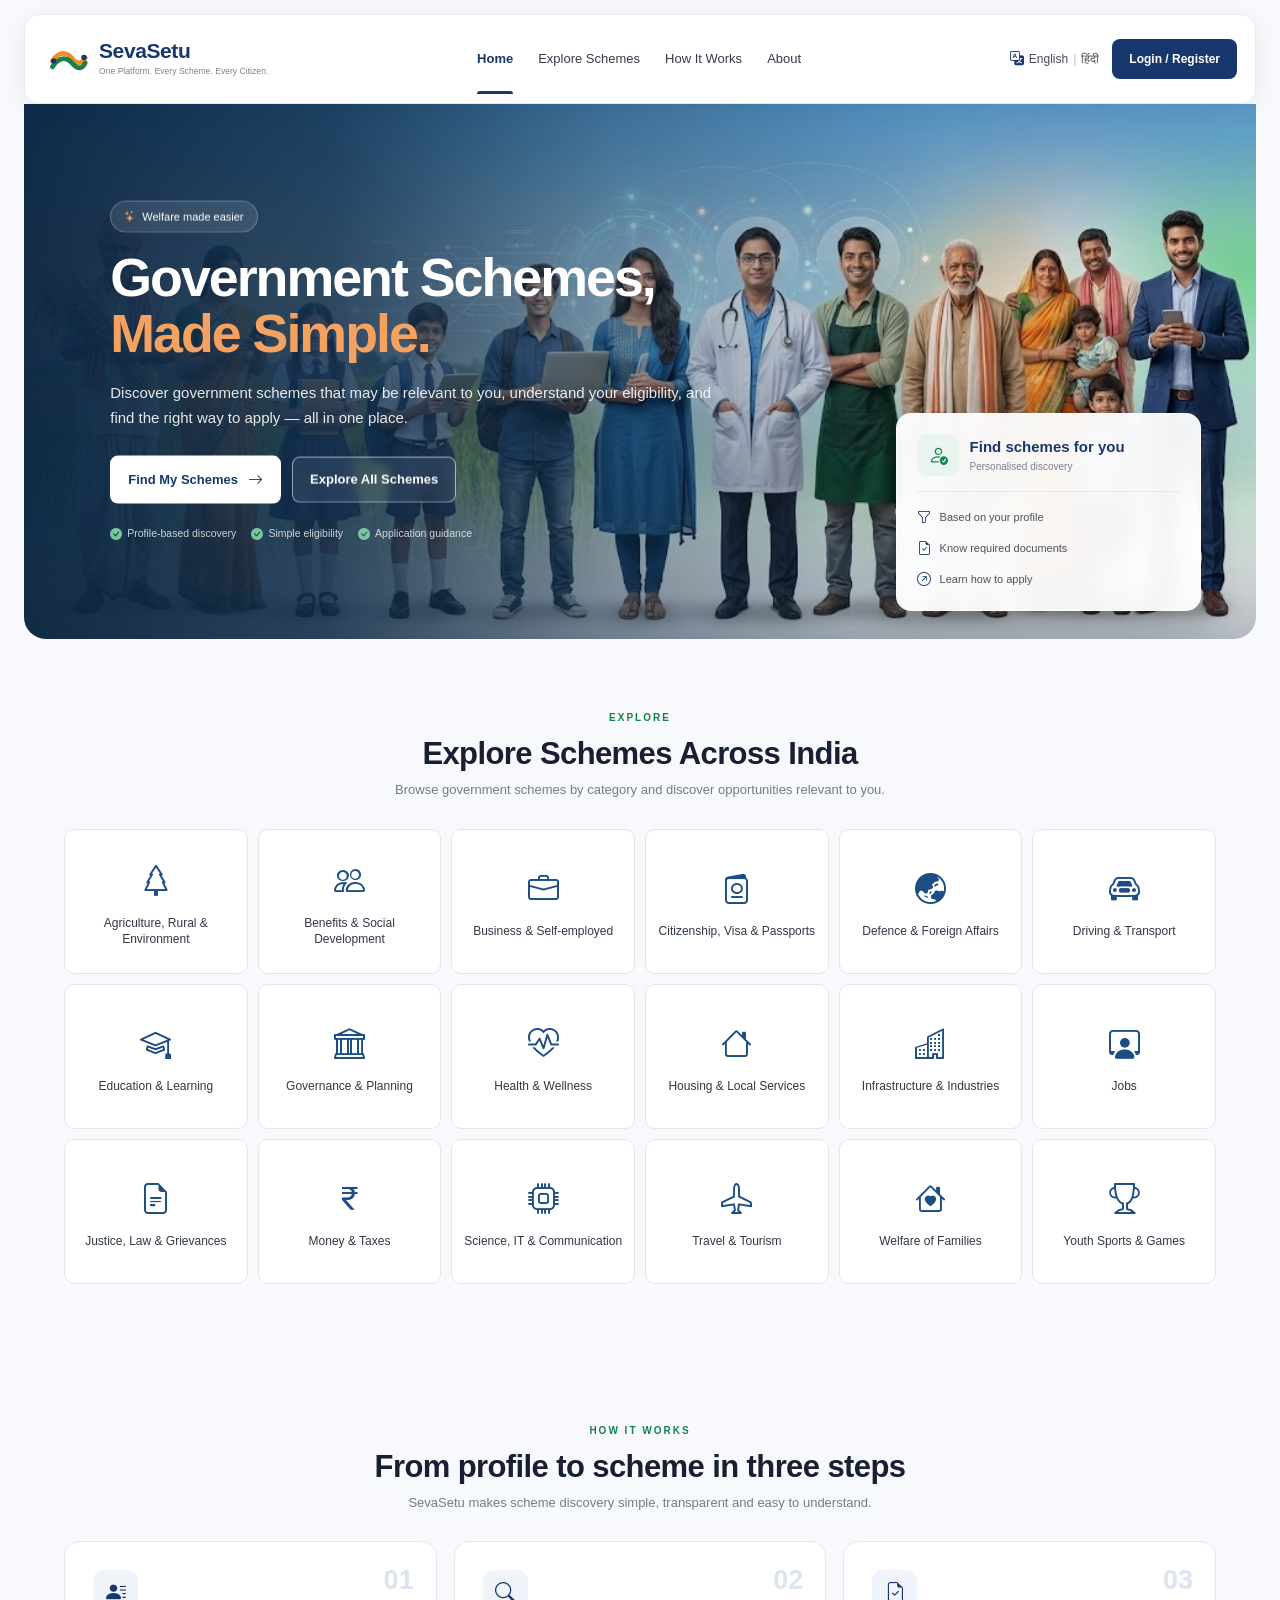
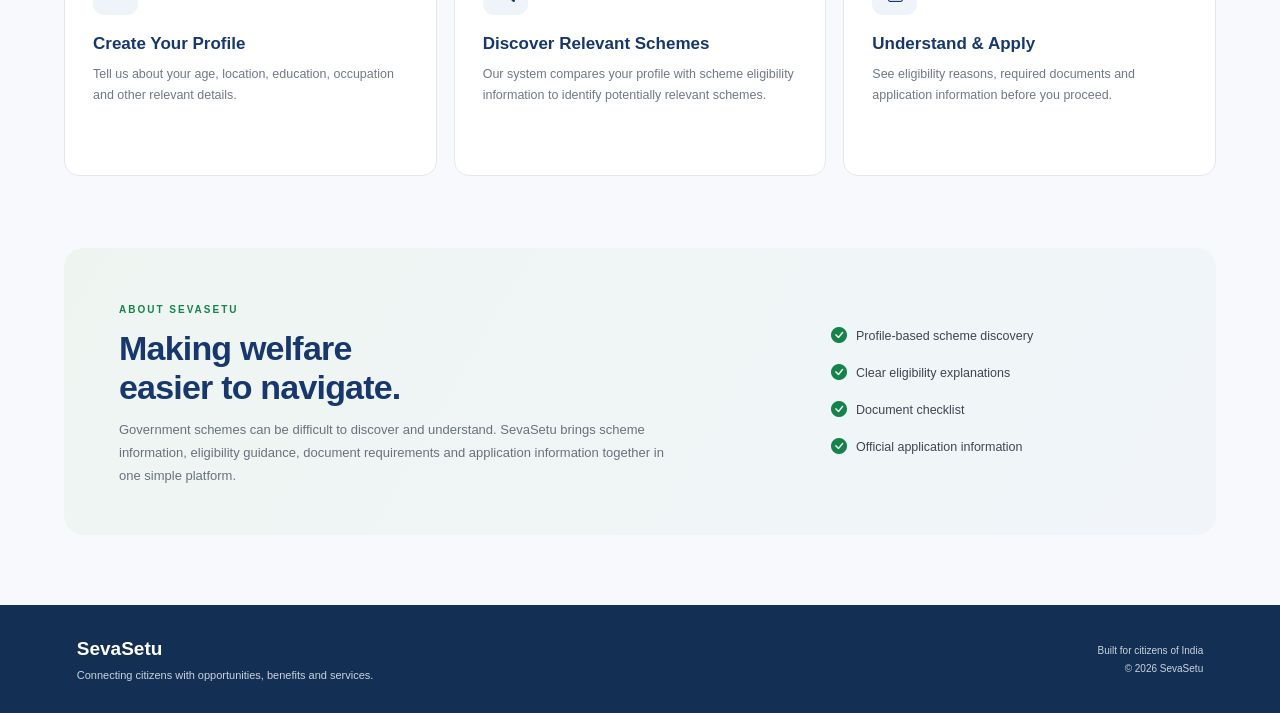
<file: frontend/index.html>
<!DOCTYPE html>
<html lang="en">

<head>

    <meta charset="UTF-8">

    <meta name="viewport" content="width=device-width, initial-scale=1.0">

    <title>SevaSetu | Government Schemes Made Simple</title>

    <!-- Bootstrap Icons - Free -->
    <link
        rel="stylesheet"
        href="https://cdn.jsdelivr.net/npm/bootstrap-icons@1.11.3/font/bootstrap-icons.min.css"
    >

    <link rel="stylesheet" href="./css/style.css">

</head>


<body>


    <!-- =====================================================
         NAVBAR
    ====================================================== -->

    <header class="navbar">

        <a href="#" class="brand">

            <div class="brand-logo">

                <svg
                    viewBox="0 0 64 64"
                    xmlns="http://www.w3.org/2000/svg"
                >

                    <path
                        d="M8 35 C17 20 28 19 38 31 C45 40 52 39 57 29"
                        fill="none"
                        stroke="#F28C28"
                        stroke-width="7"
                        stroke-linecap="round"
                    />

                    <path
                        d="M8 43 C18 28 29 27 39 39 C46 47 53 46 57 37"
                        fill="none"
                        stroke="#16834B"
                        stroke-width="7"
                        stroke-linecap="round"
                    />

                    <circle
                        cx="10"
                        cy="34"
                        r="4"
                        fill="#17376D"
                    />

                    <circle
                        cx="55"
                        cy="29"
                        r="4"
                        fill="#17376D"
                    />

                </svg>

            </div>


            <div class="brand-info">

                <strong>SevaSetu</strong>

                <span>
                    One Platform. Every Scheme. Every Citizen.
                </span>

            </div>

        </a>


        <nav class="main-nav">

            <a href="#" class="active">
                Home
            </a>

            <a href="#categories">
                Explore Schemes
            </a>

            <a href="#how-it-works">
                How It Works
            </a>

            <a href="#about">
                About
            </a>

        </nav>


        <div class="nav-actions">

            <button class="language-btn">
                <i class="bi bi-translate"></i>
                English
                <span>|</span>
                हिंदी
            </button>

            <button
                class="login-btn"
                id="loginButton"
            >
                Login / Register
            </button>

        </div>

    </header>



    <!-- =====================================================
         HERO
    ====================================================== -->

    <main>

        <section class="hero">


            <!-- Your PNG image -->

            <img
                class="hero-image"
                src="./assets/images/hero-citizens.png"
                alt="Indian citizens including farmers, students, workers and healthcare professionals"
            >


            <!-- Dark overlay for text readability -->

            <div class="hero-overlay"></div>


            <!-- Hero text -->

            <div class="hero-content">

                <div class="hero-label">

                    <i class="bi bi-stars"></i>

                    Welfare made easier

                </div>


                <h1>

                    Government Schemes,
                    <br>

                    <span>Made Simple.</span>

                </h1>


                <p>

                    Discover government schemes that may be relevant
                    to you, understand your eligibility, and find the
                    right way to apply — all in one place.

                </p>


                <div class="hero-buttons">

                    <button
                        class="primary-btn"
                        id="findSchemeBtn"
                    >

                        Find My Schemes

                        <i class="bi bi-arrow-right"></i>

                    </button>


                    <a
                        href="#categories"
                        class="secondary-btn"
                    >

                        Explore All Schemes

                    </a>

                </div>


                <div class="hero-trust">

                    <span>
                        <i class="bi bi-check-circle-fill"></i>
                        Profile-based discovery
                    </span>

                    <span>
                        <i class="bi bi-check-circle-fill"></i>
                        Simple eligibility
                    </span>

                    <span>
                        <i class="bi bi-check-circle-fill"></i>
                        Application guidance
                    </span>

                </div>

            </div>


            <!-- Floating card -->

            <div class="hero-floating-card">

                <div class="floating-card-header">

                    <div class="floating-icon">

                        <i class="bi bi-person-check"></i>

                    </div>

                    <div>

                        <h3>
                            Find schemes for you
                        </h3>

                        <p>
                            Personalised discovery
                        </p>

                    </div>

                </div>


                <div class="floating-divider"></div>


                <div class="floating-item">

                    <i class="bi bi-funnel"></i>

                    <span>
                        Based on your profile
                    </span>

                </div>


                <div class="floating-item">

                    <i class="bi bi-file-earmark-check"></i>

                    <span>
                        Know required documents
                    </span>

                </div>


                <div class="floating-item">

                    <i class="bi bi-arrow-up-right-circle"></i>

                    <span>
                        Learn how to apply
                    </span>

                </div>

            </div>

        </section>



        <!-- =================================================
             CATEGORY SECTION
        ================================================== -->

        <section
            class="categories-section"
            id="categories"
        >

            <div class="section-heading">

                <span class="section-label">
                    EXPLORE
                </span>

                <h2>
                    Explore Schemes Across India
                </h2>

                <p>
                    Browse government schemes by category
                    and discover opportunities relevant to you.
                </p>

            </div>


            <div class="category-grid">


                <!-- 01 -->

                <button class="category-card">

                    <i class="bi bi-tree category-icon"></i>

                    <span>
                        Agriculture, Rural & Environment
                    </span>

                </button>


                <!-- 02 -->

                <button class="category-card">

                    <i class="bi bi-people category-icon"></i>

                    <span>
                        Benefits & Social Development
                    </span>

                </button>


                <!-- 03 -->

                <button class="category-card">

                    <i class="bi bi-briefcase category-icon"></i>

                    <span>
                        Business & Self-employed
                    </span>

                </button>


                <!-- 04 -->

                <button class="category-card">

                    <i class="bi bi-passport category-icon"></i>

                    <span>
                        Citizenship, Visa & Passports
                    </span>

                </button>


                <!-- 05 -->

                <button class="category-card">

                    <i class="bi bi-globe-asia-australia category-icon"></i>

                    <span>
                        Defence & Foreign Affairs
                    </span>

                </button>


                <!-- 06 -->

                <button class="category-card">

                    <i class="bi bi-car-front category-icon"></i>

                    <span>
                        Driving & Transport
                    </span>

                </button>


                <!-- 07 -->

                <button class="category-card">

                    <i class="bi bi-mortarboard category-icon"></i>

                    <span>
                        Education & Learning
                    </span>

                </button>


                <!-- 08 -->

                <button class="category-card">

                    <i class="bi bi-bank category-icon"></i>

                    <span>
                        Governance & Planning
                    </span>

                </button>


                <!-- 09 -->

                <button class="category-card">

                    <i class="bi bi-heart-pulse category-icon"></i>

                    <span>
                        Health & Wellness
                    </span>

                </button>


                <!-- 10 -->

                <button class="category-card">

                    <i class="bi bi-house category-icon"></i>

                    <span>
                        Housing & Local Services
                    </span>

                </button>


                <!-- 11 -->

                <button class="category-card">

                    <i class="bi bi-buildings category-icon"></i>

                    <span>
                        Infrastructure & Industries
                    </span>

                </button>


                <!-- 12 -->

                <button class="category-card">

                    <i class="bi bi-person-workspace category-icon"></i>

                    <span>
                        Jobs
                    </span>

                </button>


                <!-- 13 -->

                <button class="category-card">

                    <i class="bi bi-file-earmark-text category-icon"></i>

                    <span>
                        Justice, Law & Grievances
                    </span>

                </button>


                <!-- 14 -->

                <button class="category-card">

                    <i class="bi bi-currency-rupee category-icon"></i>

                    <span>
                        Money & Taxes
                    </span>

                </button>


                <!-- 15 -->

                <button class="category-card">

                    <i class="bi bi-cpu category-icon"></i>

                    <span>
                        Science, IT & Communication
                    </span>

                </button>


                <!-- 16 -->

                <button class="category-card">

                    <i class="bi bi-airplane category-icon"></i>

                    <span>
                        Travel & Tourism
                    </span>

                </button>


                <!-- 17 -->

                <button class="category-card">

                    <i class="bi bi-house-heart category-icon"></i>

                    <span>
                        Welfare of Families
                    </span>

                </button>


                <!-- 18 -->

                <button class="category-card">

                    <i class="bi bi-trophy category-icon"></i>

                    <span>
                        Youth Sports & Games
                    </span>

                </button>


            </div>

        </section>



        <!-- =================================================
             HOW IT WORKS
        ================================================== -->

        <section
            class="how-section"
            id="how-it-works"
        >

            <div class="section-heading">

                <span class="section-label">
                    HOW IT WORKS
                </span>

                <h2>
                    From profile to scheme in three steps
                </h2>

                <p>
                    SevaSetu makes scheme discovery simple,
                    transparent and easy to understand.
                </p>

            </div>


            <div class="steps-container">


                <div class="step-card">

                    <div class="step-number">
                        01
                    </div>

                    <div class="step-icon">
                        <i class="bi bi-person-lines-fill"></i>
                    </div>

                    <h3>
                        Create Your Profile
                    </h3>

                    <p>
                        Tell us about your age, location,
                        education, occupation and other
                        relevant details.
                    </p>

                </div>


                <div class="step-card">

                    <div class="step-number">
                        02
                    </div>

                    <div class="step-icon">
                        <i class="bi bi-search"></i>
                    </div>

                    <h3>
                        Discover Relevant Schemes
                    </h3>

                    <p>
                        Our system compares your profile
                        with scheme eligibility information
                        to identify potentially relevant schemes.
                    </p>

                </div>


                <div class="step-card">

                    <div class="step-number">
                        03
                    </div>

                    <div class="step-icon">
                        <i class="bi bi-file-earmark-check"></i>
                    </div>

                    <h3>
                        Understand & Apply
                    </h3>

                    <p>
                        See eligibility reasons, required
                        documents and application information
                        before you proceed.
                    </p>

                </div>


            </div>

        </section>



        <!-- =================================================
             ABOUT / TRUST
        ================================================== -->

        <section
            class="about-section"
            id="about"
        >

            <div class="about-text">

                <span class="section-label">
                    ABOUT SEVASETU
                </span>

                <h2>
                    Making welfare
                    <br>
                    easier to navigate.
                </h2>

                <p>
                    Government schemes can be difficult to
                    discover and understand. SevaSetu brings
                    scheme information, eligibility guidance,
                    document requirements and application
                    information together in one simple platform.
                </p>

            </div>


            <div class="about-points">

                <div>

                    <i class="bi bi-check-circle-fill"></i>

                    <span>
                        Profile-based scheme discovery
                    </span>

                </div>


                <div>

                    <i class="bi bi-check-circle-fill"></i>

                    <span>
                        Clear eligibility explanations
                    </span>

                </div>


                <div>

                    <i class="bi bi-check-circle-fill"></i>

                    <span>
                        Document checklist
                    </span>

                </div>


                <div>

                    <i class="bi bi-check-circle-fill"></i>

                    <span>
                        Official application information
                    </span>

                </div>

            </div>

        </section>

    </main>



    <!-- =====================================================
         FOOTER
    ====================================================== -->

    <footer>

        <div class="footer-brand">

            <strong>
                SevaSetu
            </strong>

            <span>
                Connecting citizens with opportunities,
                benefits and services.
            </span>

        </div>


        <div class="footer-right">

            <span>
                Built for citizens of India
            </span>

            <span>
                © 2026 SevaSetu
            </span>

        </div>

    </footer>



    <script src="./js/main.js"></script>
    
</body>

</html>
</file>
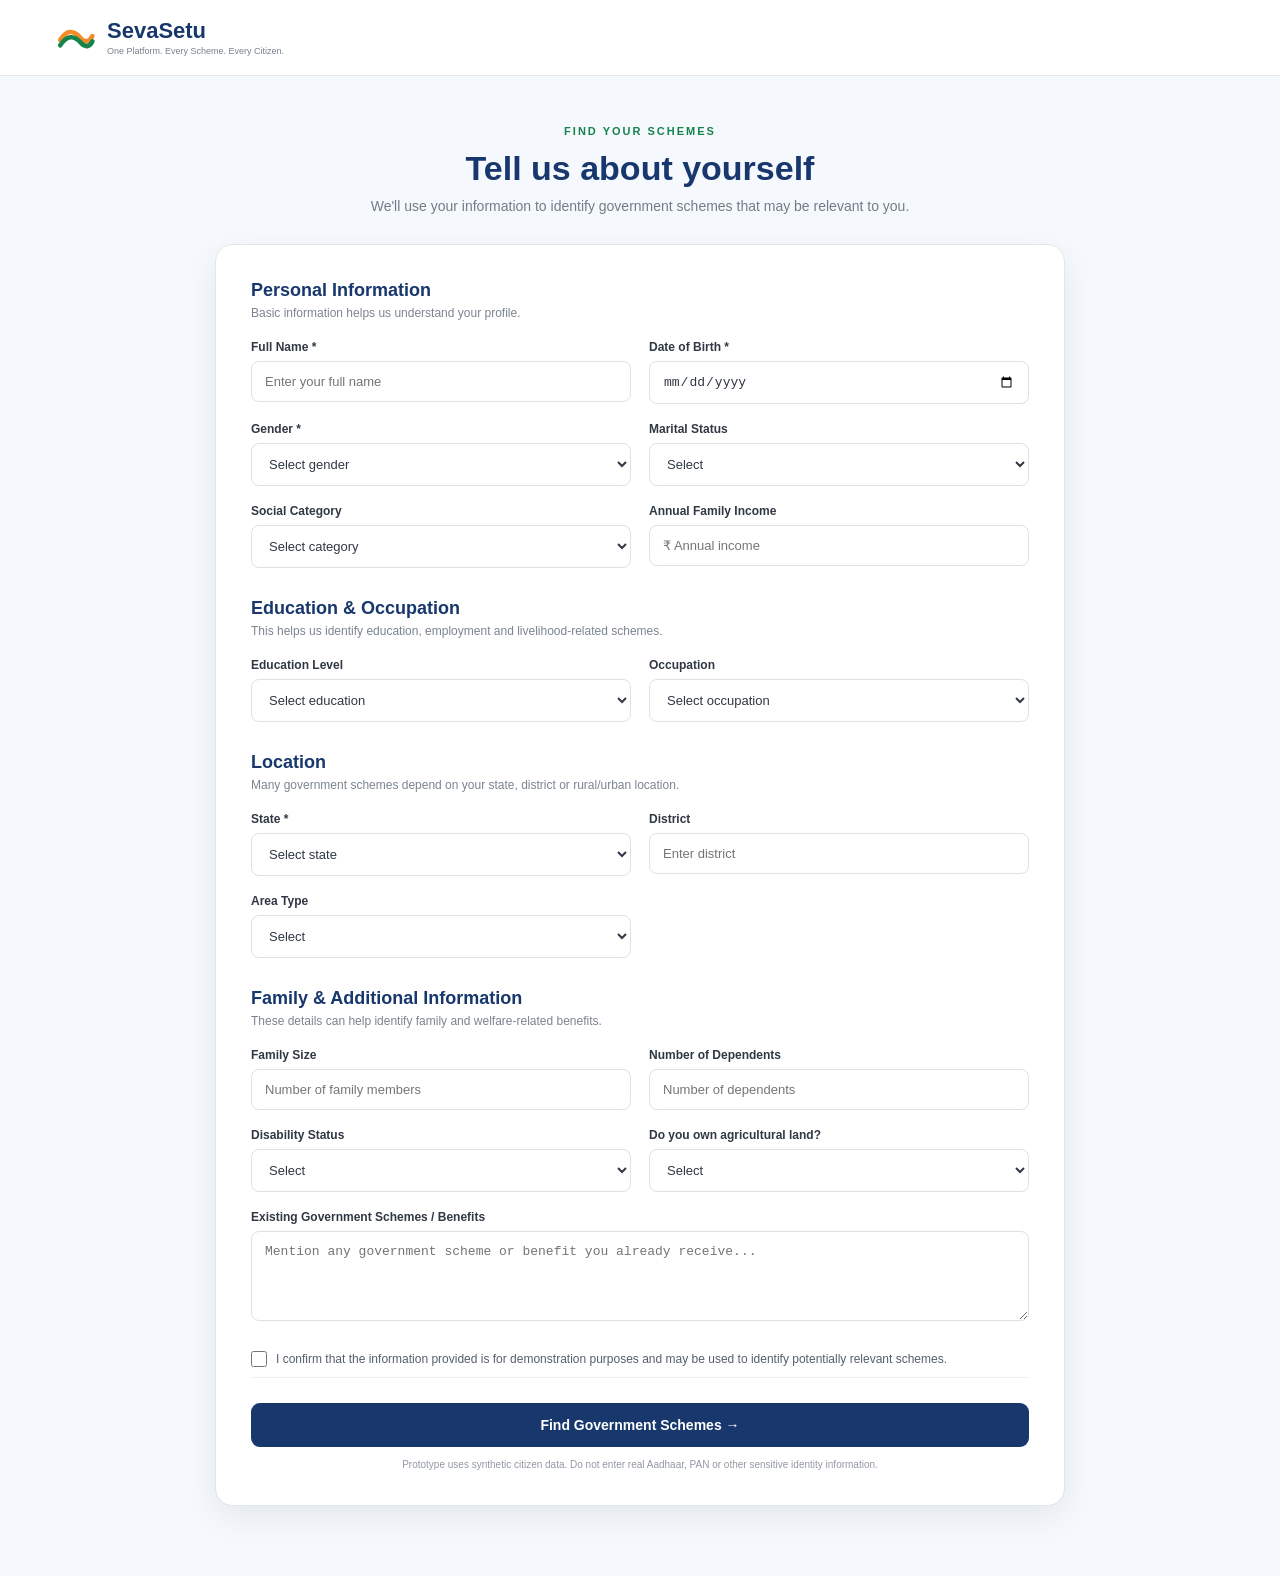
<file: frontend/register.html>
<!DOCTYPE html>
<html lang="en">

<head>

    <meta charset="UTF-8">

    <meta
        name="viewport"
        content="width=device-width, initial-scale=1.0"
    >

    <title>SevaSetu | Find My Schemes</title>

    <style>

        * {
            margin: 0;
            padding: 0;
            box-sizing: border-box;
        }

        body {
            font-family: Inter, Arial, sans-serif;
            background: #f5f8fc;
            color: #182238;
        }

        /* ================= NAVBAR ================= */

        .navbar {
            width: 100%;
            height: 76px;
            background: white;
            border-bottom: 1px solid #e5e9ef;

            display: flex;
            align-items: center;

            padding: 0 55px;
        }

        .brand {
            display: flex;
            align-items: center;
            gap: 10px;

            text-decoration: none;
            color: #17376d;
        }

        .brand-logo {
            width: 42px;
            height: 42px;
        }

        .brand-logo svg {
            width: 100%;
            height: 100%;
        }

        .brand-info {
            display: flex;
            flex-direction: column;
        }

        .brand-info strong {
            font-size: 22px;
            line-height: 1;
        }

        .brand-info span {
            font-size: 9px;
            color: #78818c;
            margin-top: 4px;
        }


        /* ================= MAIN ================= */

        .page {
            min-height: calc(100vh - 76px);

            display: flex;
            justify-content: center;

            padding: 45px 20px 70px;
        }

        .form-container {
            width: 100%;
            max-width: 850px;
        }


        /* ================= HEADING ================= */

        .heading {
            text-align: center;
            margin-bottom: 30px;
        }

        .heading-label {
            color: #16834b;
            font-size: 11px;
            font-weight: 700;
            letter-spacing: 2px;
        }

        .heading h1 {
            margin-top: 10px;

            color: #17376d;

            font-size: 34px;
        }

        .heading p {
            margin-top: 10px;

            color: #737c87;

            font-size: 14px;
        }


        /* ================= FORM CARD ================= */

        .form-card {
            background: white;

            border: 1px solid #e1e6ec;

            border-radius: 18px;

            padding: 35px;

            box-shadow:
                0 12px 35px rgba(20, 40, 70, 0.07);
        }


        /* ================= SECTION ================= */

        .form-section {
            margin-bottom: 30px;
        }

        .form-section h2 {
            font-size: 18px;

            color: #17376d;

            margin-bottom: 5px;
        }

        .form-section-description {
            font-size: 12px;

            color: #7b8490;

            margin-bottom: 20px;
        }


        /* ================= GRID ================= */

        .form-grid {
            display: grid;

            grid-template-columns: repeat(2, 1fr);

            gap: 18px;
        }

        .full {
            grid-column: 1 / -1;
        }


        /* ================= INPUT ================= */

        .field {
            display: flex;

            flex-direction: column;
        }

        .field label {
            font-size: 12px;

            font-weight: 600;

            color: #303844;

            margin-bottom: 7px;
        }

        .field input,
        .field select,
        .field textarea {

            width: 100%;

            padding: 12px 13px;

            border: 1px solid #dce2e8;

            border-radius: 8px;

            background: white;

            font-size: 13px;

            color: #303844;

            outline: none;

            transition: 0.2s;
        }

        .field input:focus,
        .field select:focus,
        .field textarea:focus {

            border-color: #17376d;

            box-shadow:
                0 0 0 3px rgba(23, 55, 109, 0.08);
        }

        .field textarea {
            min-height: 90px;

            resize: vertical;
        }

        .hint {
            font-size: 10px;

            color: #9299a3;

            margin-top: 5px;
        }


        /* ================= CHECKBOX ================= */

        .checkbox-row {

            display: flex;

            align-items: center;

            gap: 9px;

            margin-top: 10px;
        }

        .checkbox-row input {
            width: 16px;
            height: 16px;
        }

        .checkbox-row label {
            font-size: 12px;

            color: #555f6d;
        }


        /* ================= BUTTON ================= */

        .submit-area {
            margin-top: 10px;

            padding-top: 25px;

            border-top: 1px solid #edf0f3;

            text-align: center;
        }

        .submit-btn {

            width: 100%;

            border: none;

            border-radius: 9px;

            padding: 14px 20px;

            background: #17376d;

            color: white;

            font-size: 14px;

            font-weight: 600;

            cursor: pointer;

            transition: 0.2s;
        }

        .submit-btn:hover {
            background: #102d5c;
            transform: translateY(-1px);
        }

        .privacy {

            margin-top: 12px;

            font-size: 10px;

            color: #9299a3;
        }


        /* ================= MOBILE ================= */

        @media (max-width: 700px) {

            .navbar {
                padding: 0 20px;
            }

            .page {
                padding: 30px 15px;
            }

            .form-card {
                padding: 22px;
            }

            .form-grid {
                grid-template-columns: 1fr;
            }

            .full {
                grid-column: auto;
            }

            .heading h1 {
                font-size: 27px;
            }

        }

    </style>

</head>


<body>


    <!-- ================= NAVBAR ================= -->

    <header class="navbar">

        <a
            href="index.html"
            class="brand"
        >

            <div class="brand-logo">

                <svg viewBox="0 0 64 64">

                    <path
                        d="M8 35 C17 20 28 19 38 31 C45 40 52 39 57 29"
                        fill="none"
                        stroke="#F28C28"
                        stroke-width="7"
                        stroke-linecap="round"
                    />

                    <path
                        d="M8 43 C18 28 29 27 39 39 C46 47 53 46 57 37"
                        fill="none"
                        stroke="#16834B"
                        stroke-width="7"
                        stroke-linecap="round"
                    />

                </svg>

            </div>


            <div class="brand-info">

                <strong>SevaSetu</strong>

                <span>
                    One Platform. Every Scheme. Every Citizen.
                </span>

            </div>

        </a>

    </header>


    <!-- ================= MAIN ================= -->

    <main class="page">

        <div class="form-container">


            <!-- HEADING -->

            <div class="heading">

                <span class="heading-label">
                    FIND YOUR SCHEMES
                </span>

                <h1>
                    Tell us about yourself
                </h1>

                <p>
                    We'll use your information to identify government
                    schemes that may be relevant to you.
                </p>

            </div>


            <!-- FORM -->

            <form
                class="form-card"
                id="schemeForm"
            >


                <!-- PERSONAL INFORMATION -->

                <section class="form-section">

                    <h2>
                        Personal Information
                    </h2>

                    <p class="form-section-description">
                        Basic information helps us understand your profile.
                    </p>


                    <div class="form-grid">


                        <div class="field">

                            <label>
                                Full Name *
                            </label>

                            <input
                                type="text"
                                name="name"
                                placeholder="Enter your full name"
                                required
                            >

                        </div>


                        <div class="field">

                            <label>
                                Date of Birth *
                            </label>

                            <input
                                type="date"
                                name="dob"
                                required
                            >

                        </div>


                        <div class="field">

                            <label>
                                Gender *
                            </label>

                            <select
                                name="gender"
                                required
                            >

                                <option value="">
                                    Select gender
                                </option>

                                <option value="male">
                                    Male
                                </option>

                                <option value="female">
                                    Female
                                </option>

                                <option value="other">
                                    Other
                                </option>

                            </select>

                        </div>


                        <div class="field">

                            <label>
                                Marital Status
                            </label>

                            <select name="marital_status">

                                <option value="">
                                    Select
                                </option>

                                <option>
                                    Single
                                </option>

                                <option>
                                    Married
                                </option>

                                <option>
                                    Widowed
                                </option>

                                <option>
                                    Divorced
                                </option>

                            </select>

                        </div>


                        <div class="field">

                            <label>
                                Social Category
                            </label>

                            <select name="category">

                                <option value="">
                                    Select category
                                </option>

                                <option>
                                    General
                                </option>

                                <option>
                                    OBC
                                </option>

                                <option>
                                    SC
                                </option>

                                <option>
                                    ST
                                </option>

                            </select>

                        </div>


                        <div class="field">

                            <label>
                                Annual Family Income
                            </label>

                            <input
                                type="number"
                                name="income"
                                placeholder="₹ Annual income"
                                min="0"
                            >

                        </div>


                    </div>

                </section>


                <!-- EDUCATION & OCCUPATION -->

                <section class="form-section">

                    <h2>
                        Education & Occupation
                    </h2>

                    <p class="form-section-description">
                        This helps us identify education, employment and
                        livelihood-related schemes.
                    </p>


                    <div class="form-grid">


                        <div class="field">

                            <label>
                                Education Level
                            </label>

                            <select name="education">

                                <option value="">
                                    Select education
                                </option>

                                <option>
                                    Below 10th
                                </option>

                                <option>
                                    10th
                                </option>

                                <option>
                                    12th
                                </option>

                                <option>
                                    Diploma
                                </option>

                                <option>
                                    Undergraduate
                                </option>

                                <option>
                                    Postgraduate
                                </option>

                                <option>
                                    Other
                                </option>

                            </select>

                        </div>


                        <div class="field">

                            <label>
                                Occupation
                            </label>

                            <select name="occupation">

                                <option value="">
                                    Select occupation
                                </option>

                                <option>
                                    Student
                                </option>

                                <option>
                                    Farmer
                                </option>

                                <option>
                                    Self-employed
                                </option>

                                <option>
                                    Government Employee
                                </option>

                                <option>
                                    Private Employee
                                </option>

                                <option>
                                    Unemployed
                                </option>

                                <option>
                                    Homemaker
                                </option>

                                <option>
                                    Other
                                </option>

                            </select>

                        </div>


                    </div>

                </section>


                <!-- LOCATION -->

                <section class="form-section">

                    <h2>
                        Location
                    </h2>

                    <p class="form-section-description">
                        Many government schemes depend on your state,
                        district or rural/urban location.
                    </p>


                    <div class="form-grid">


                        <div class="field">

                            <label>
                                State *
                            </label>

                            <select
                                name="state"
                                required
                            >

                                <option value="">
                                    Select state
                                </option>

                                <option>
                                    Uttar Pradesh
                                </option>

                                <option>
                                    Delhi
                                </option>

                                <option>
                                    Maharashtra
                                </option>

                                <option>
                                    Bihar
                                </option>

                                <option>
                                    Madhya Pradesh
                                </option>

                                <option>
                                    Rajasthan
                                </option>

                                <option>
                                    West Bengal
                                </option>

                                <option>
                                    Other
                                </option>

                            </select>

                        </div>


                        <div class="field">

                            <label>
                                District
                            </label>

                            <input
                                type="text"
                                name="district"
                                placeholder="Enter district"
                            >

                        </div>


                        <div class="field">

                            <label>
                                Area Type
                            </label>

                            <select name="area_type">

                                <option value="">
                                    Select
                                </option>

                                <option>
                                    Rural
                                </option>

                                <option>
                                    Urban
                                </option>

                            </select>

                        </div>


                    </div>

                </section>


                <!-- FAMILY -->

                <section class="form-section">

                    <h2>
                        Family & Additional Information
                    </h2>

                    <p class="form-section-description">
                        These details can help identify family and
                        welfare-related benefits.
                    </p>


                    <div class="form-grid">


                        <div class="field">

                            <label>
                                Family Size
                            </label>

                            <input
                                type="number"
                                name="family_size"
                                placeholder="Number of family members"
                                min="1"
                            >

                        </div>


                        <div class="field">

                            <label>
                                Number of Dependents
                            </label>

                            <input
                                type="number"
                                name="dependents"
                                placeholder="Number of dependents"
                                min="0"
                            >

                        </div>


                        <div class="field">

                            <label>
                                Disability Status
                            </label>

                            <select name="disability">

                                <option value="">
                                    Select
                                </option>

                                <option value="no">
                                    No
                                </option>

                                <option value="yes">
                                    Yes
                                </option>

                            </select>

                        </div>


                        <div class="field">

                            <label>
                                Do you own agricultural land?
                            </label>

                            <select name="land_owner">

                                <option value="">
                                    Select
                                </option>

                                <option value="no">
                                    No
                                </option>

                                <option value="yes">
                                    Yes
                                </option>

                            </select>

                        </div>


                        <div class="field full">

                            <label>
                                Existing Government Schemes / Benefits
                            </label>

                            <textarea
                                name="existing_schemes"
                                placeholder="Mention any government scheme or benefit you already receive..."
                            ></textarea>

                        </div>


                    </div>

                </section>


                <!-- CONSENT -->

                <div class="checkbox-row">

                    <input
                        type="checkbox"
                        id="consent"
                        required
                    >

                    <label for="consent">

                        I confirm that the information provided is
                        for demonstration purposes and may be used
                        to identify potentially relevant schemes.

                    </label>

                </div>


                <!-- SUBMIT -->

                <div class="submit-area">

                    <button
                        type="submit"
                        class="submit-btn"
                    >

                        Find Government Schemes

                        →
                        
                    </button>


                    <p class="privacy">

                        Prototype uses synthetic citizen data.
                        Do not enter real Aadhaar, PAN or other
                        sensitive identity information.

                    </p>

                </div>


            </form>

        </div>

    </main>
     <script>

    const schemeForm =
        document.getElementById("schemeForm");


    schemeForm.addEventListener(
        "submit",
        async function(event) {

            event.preventDefault();


            // -----------------------------------------
            // Collect form data
            // -----------------------------------------

            const formData =
                new FormData(schemeForm);


            // Convert FormData → JavaScript object

            const profile =
                Object.fromEntries(formData.entries());


            // Convert numbers properly

            if (profile.income) {
                profile.income =
                    Number(profile.income);
            }

            if (profile.family_size) {
                profile.family_size =
                    Number(profile.family_size);
            }

            if (profile.dependents) {
                profile.dependents =
                    Number(profile.dependents);
            }


            // -----------------------------------------
            // Send data to FastAPI
            // -----------------------------------------

            try {

                const response =
                    await fetch(
                        "http://127.0.0.1:8000/api/profile",
                        {

                            method: "POST",

                            headers: {
                                "Content-Type":
                                    "application/json"
                            },

                            body:
                                JSON.stringify(profile)

                        }
                    );


                const result =
                    await response.json();


                console.log(
                    "Backend response:",
                    result
                );


                if (response.ok) {

    console.log(
        "Citizen profile:",
        result.profile
    );

    console.log(
        "Matched schemes:",
        result.matched_schemes
    );

    sessionStorage.setItem(
        "schemeResults",
        JSON.stringify(
            result.matched_schemes
        )
    );

    sessionStorage.setItem(
        "sevaSetuProfile",
        JSON.stringify(
            result.profile
        )
    );

    window.location.href =
        "./schemes.html";
}

                else {

                    alert(
                        "Something went wrong. Please try again."
                    );

                }


            }

            catch (error) {

                console.error(
                    "Backend connection error:",
                    error
                );


                alert(
                    "Could not connect to SevaSetu backend."
                );

            }

        }
    );

</script>
<script src="./js/register.js"></script>
   
</body>

</html>
</file>
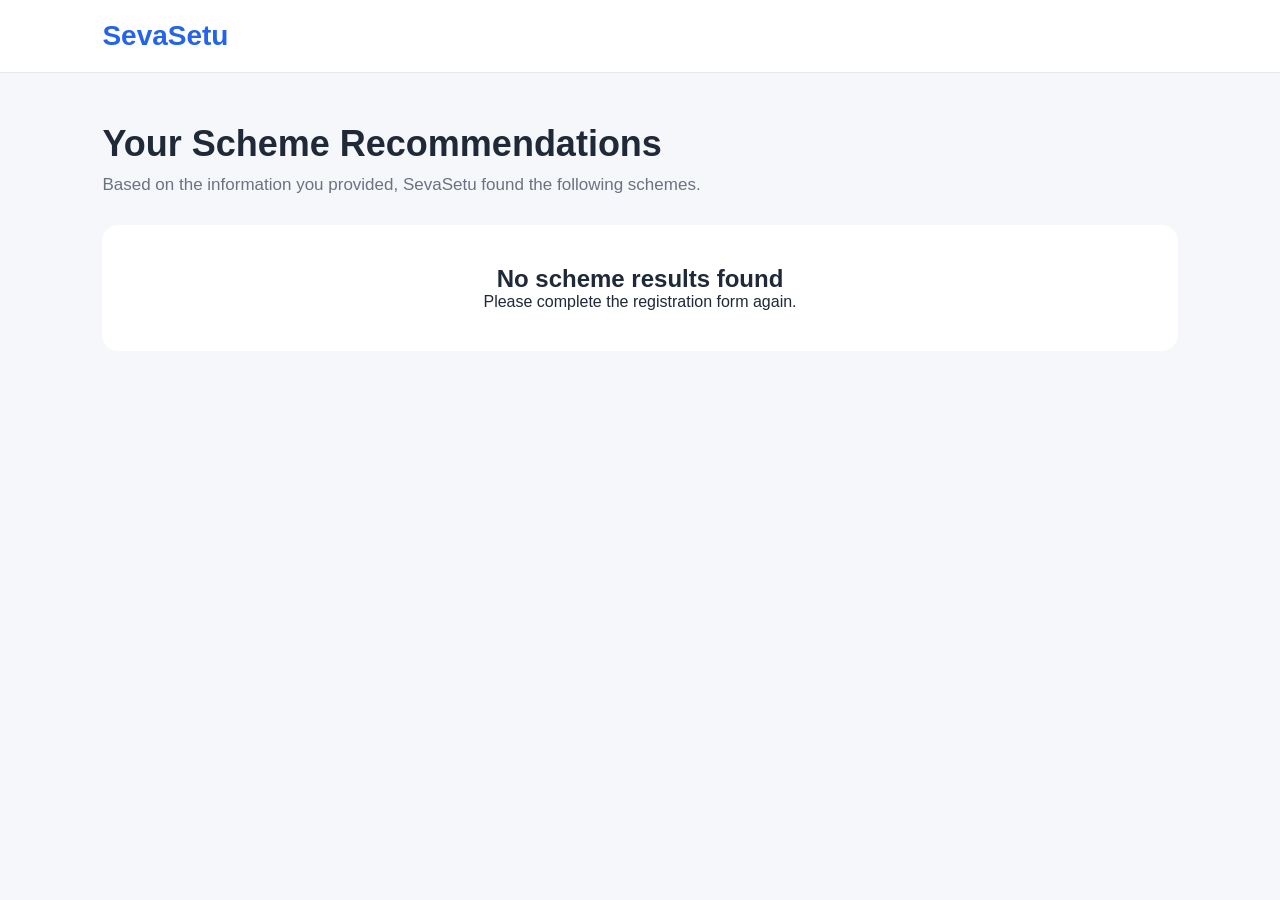
<file: frontend/schemes.html>
<!DOCTYPE html>
<html lang="en">

<head>
    <meta charset="UTF-8">

    <meta name="viewport"
          content="width=device-width, initial-scale=1.0">

    <title>SevaSetu - Scheme Recommendations</title>

    <style>

        * {
            box-sizing: border-box;
            margin: 0;
            padding: 0;
        }

        body {
            font-family: Arial, sans-serif;
            background: #f5f7fb;
            color: #1f2937;
        }

        .header {
            background: #ffffff;
            padding: 20px 8%;
            border-bottom: 1px solid #e5e7eb;
        }

        .logo {
            font-size: 28px;
            font-weight: bold;
            color: #2563eb;
        }

        .container {
            width: 84%;
            max-width: 1100px;
            margin: 50px auto;
        }

        .heading {
            margin-bottom: 30px;
        }

        .heading h1 {
            font-size: 36px;
            margin-bottom: 10px;
        }

        .heading p {
            color: #6b7280;
            font-size: 17px;
        }

        #schemeContainer {
            display: grid;
            grid-template-columns:
                repeat(auto-fit, minmax(300px, 1fr));

            gap: 24px;
        }

        .scheme-card {
            background: white;
            border-radius: 16px;
            padding: 26px;

            box-shadow:
                0 8px 25px rgba(0, 0, 0, 0.07);

            border: 1px solid #e5e7eb;
        }

        .category {
            font-size: 14px;
            color: #2563eb;
            font-weight: bold;
            margin-bottom: 10px;
            text-transform: uppercase;
        }

        .scheme-card h2 {
            font-size: 23px;
            margin-bottom: 15px;
        }

        .status {
            display: inline-block;
            padding: 8px 14px;
            border-radius: 20px;
            font-size: 14px;
            font-weight: bold;
            margin-bottom: 20px;
        }

        .eligible {
            background: #dcfce7;
            color: #166534;
        }

        .not-eligible {
            background: #fee2e2;
            color: #991b1b;
        }

        .verification {
            background: #fef3c7;
            color: #92400e;
        }

        .section-title {
            font-size: 15px;
            font-weight: bold;
            margin-top: 12px;
            margin-bottom: 8px;
        }

        .reasons {
            padding-left: 20px;
            color: #4b5563;
        }

        .reasons li {
            margin-bottom: 6px;
        }

        .documents {
            padding-left: 20px;
            color: #4b5563;
        }

        .apply-btn {
            display: inline-block;
            margin-top: 20px;

            background: #2563eb;
            color: white;

            padding: 11px 18px;

            border-radius: 8px;

            text-decoration: none;

            font-weight: bold;
        }

        .source {
            display: block;
            margin-top: 12px;

            color: #6b7280;
            font-size: 13px;
        }

        .empty {
            background: white;
            padding: 40px;
            border-radius: 16px;
            text-align: center;
        }

    </style>
</head>


<body>

    <header class="header">

        <div class="logo">
            SevaSetu
        </div>

    </header>


    <main class="container">

        <div class="heading">

            <h1>
                Your Scheme Recommendations
            </h1>

            <p>
                Based on the information you provided,
                SevaSetu found the following schemes.
            </p>

        </div>


        <div id="schemeContainer"></div>

    </main>


    <script>

        // Get matching results stored by register.js
        const storedResults =
            sessionStorage.getItem(
                "schemeResults"
            );


        const schemeContainer =
            document.getElementById(
                "schemeContainer"
            );


        // If no results exist
        if (!storedResults) {

            schemeContainer.innerHTML = `
                <div class="empty">
                    <h2>No scheme results found</h2>

                    <p>
                        Please complete the registration
                        form again.
                    </p>
                </div>
            `;

        } else {

            // Convert stored JSON back into JavaScript
            const schemes =
                JSON.parse(storedResults);


            // Create one card for every scheme
            schemes.forEach(function (scheme) {

                let statusClass = "";

                let statusText =
                    scheme.status;


                if (
                    scheme.status === "ELIGIBLE"
                ) {

                    statusClass =
                        "eligible";

                } else if (
                    scheme.status === "NOT_ELIGIBLE"
                ) {

                    statusClass =
                        "not-eligible";

                } else {

                    statusClass =
                        "verification";
                }
                const completeFields =
    scheme.complete_fields
        .map(function (field) {
            return `<li>✓ ${field}</li>`;
        })
        .join("");


const missingFields =
    scheme.missing_fields
        .map(function (field) {
            return `<li>✗ ${field}</li>`;
        })
        .join("");

                const reasons =
                    scheme.reasons
                        .map(function (reason) {

                            return `
                                <li>
                                    ${reason}
                                </li>
                            `;

                        })
                        .join("");


                const documents =
                    scheme.documents
                        .map(function (document) {

                            return `
                                <li>
                                    ${document}
                                </li>
                            `;

                        })
                        .join("");

    
                const card = `
                    <div class="scheme-card">

                        <div class="category">
                            ${scheme.category}
                        </div>

                        <h2>
                            ${scheme.scheme_name}
                        </h2>

                        <div class="status ${statusClass}">
                            ${statusText}
                        </div> 
                        <div class="data-completeness">

    <div class="section-title">
        Profile Data Available
    </div>

    <div class="completeness-number">
        ${scheme.completeness}% complete
    </div>

    <div class="section-title">
        Information Available
    </div>

    <ul class="reasons">
        ${completeFields}
    </ul>

    ${
        scheme.missing_fields.length > 0
        ? `
            <div class="section-title">
                Information Missing / Needs Verification
            </div>

            <ul class="missing-list">
                ${missingFields}
            </ul>
        `
        : ""
    }

</div>


                        <div class="section-title">
                            Why this result?
                        </div>

                        <ul class="reasons">
                            ${reasons}
                        </ul>


                        <div class="section-title">
                            Documents
                        </div>

                        <ul class="documents">
                            ${documents}
                        </ul>


                        <a
                            href="${scheme.application_url}"
                            target="_blank"
                            class="apply-btn"
                        >
                            Official Application
                        </a>


                        <a
                            href="${scheme.source_url}"
                            target="_blank"
                            class="source"
                        >
                            View official scheme details
                        </a>

                    </div>
                `;


                schemeContainer.innerHTML += card;

            });

        }

    </script>

</body>

</html>
</file>
<file: frontend/css/style.css>
/* =====================================================
   SEVASETU
   PROFESSIONAL LANDING PAGE
===================================================== */


/* =====================================================
   RESET
===================================================== */

* {
    margin: 0;
    padding: 0;
    box-sizing: border-box;
}


html {
    scroll-behavior: smooth;
}


body {
    font-family:
        Inter,
        -apple-system,
        BlinkMacSystemFont,
        "Segoe UI",
        Arial,
        sans-serif;

    background: #f7f9fc;

    color: #182235;

    line-height: 1.5;
}


button,
a {
    font: inherit;
}


button {
    cursor: pointer;
}


a {
    text-decoration: none;
}



/* =====================================================
   NAVBAR
===================================================== */

.navbar {

    width: calc(100% - 48px);

    max-width: 1540px;

    min-height: 70px;

    margin: 14px auto 0;

    padding: 9px 18px 9px 22px;

    background: rgba(255, 255, 255, 0.97);

    border: 1px solid #e7ebf0;

    border-radius: 15px;

    display: flex;

    align-items: center;

    justify-content: space-between;

    gap: 25px;

    position: relative;

    z-index: 100;

    box-shadow:
        0 5px 22px rgba(19, 43, 73, 0.07);
}



/* BRAND */

.brand {

    display: flex;

    align-items: center;

    gap: 9px;

    color: #17376d;

    flex-shrink: 0;
}


.brand-logo {

    width: 43px;

    height: 43px;

    display: flex;

    align-items: center;

    justify-content: center;
}


.brand-logo svg {

    width: 43px;

    height: 43px;
}


.brand-info {

    display: flex;

    flex-direction: column;
}


.brand-info strong {

    font-size: 21px;

    line-height: 1.05;

    letter-spacing: -0.4px;
}


.brand-info span {

    margin-top: 3px;

    color: #78818c;

    font-size: 8.5px;

    letter-spacing: 0.05px;
}



/* NAV LINKS */

.main-nav {

    display: flex;

    align-items: center;

    gap: 25px;

    height: 70px;
}


.main-nav a {

    height: 70px;

    display: flex;

    align-items: center;

    position: relative;

    color: #343b46;

    font-size: 13px;

    font-weight: 500;

    transition: 0.2s ease;
}


.main-nav a::after {

    content: "";

    position: absolute;

    left: 0;

    right: 0;

    bottom: 0;

    height: 3px;

    border-radius: 5px 5px 0 0;

    background: transparent;
}


.main-nav a:hover {

    color: #17376d;
}


.main-nav a.active {

    color: #17376d;

    font-weight: 600;
}


.main-nav a.active::after {

    background: #17376d;
}



/* NAV ACTIONS */

.nav-actions {

    display: flex;

    align-items: center;

    gap: 13px;

    flex-shrink: 0;
}


.language-btn {

    border: none;

    background: transparent;

    color: #444c56;

    font-size: 12px;

    display: flex;

    align-items: center;

    gap: 5px;

    white-space: nowrap;
}


.language-btn i {

    font-size: 14px;

    color: #17376d;
}


.language-btn span {

    color: #b7bcc3;
}


.login-btn {

    border: none;

    background: #17376d;

    color: white;

    padding: 11px 17px;

    border-radius: 8px;

    font-size: 12px;

    font-weight: 600;

    transition: 0.2s ease;
}


.login-btn:hover {

    background: #102b57;

    transform: translateY(-1px);
}



/* =====================================================
   HERO
===================================================== */

.hero {

    width: calc(100% - 48px);

    max-width: 1540px;

    height: 535px;

    margin: 0 auto;

    position: relative;

    overflow: hidden;

    border-radius: 0 0 22px 22px;

    isolation: isolate;

    color: white;
}



/* ACTUAL USER IMAGE */

.hero-image {

    position: absolute;

    inset: 0;

    width: 100%;

    height: 100%;

    object-fit: cover;

    object-position: center center;

    z-index: -3;
}



/* IMAGE OVERLAY */

.hero::before {

    content: "";

    position: absolute;

    inset: 0;

    z-index: -2;

    background:
        linear-gradient(
            90deg,
            rgba(11, 39, 68, 0.96) 0%,
            rgba(17, 48, 79, 0.84) 25%,
            rgba(20, 51, 79, 0.42) 48%,
            rgba(20, 51, 79, 0.08) 75%,
            rgba(20, 51, 79, 0.02) 100%
        );
}



/* subtle bottom fade */

.hero::after {

    content: "";

    position: absolute;

    left: 0;

    right: 0;

    bottom: 0;

    height: 130px;

    z-index: -1;

    background:
        linear-gradient(
            transparent,
            rgba(10, 31, 52, 0.3)
        );
}



/* HERO CONTENT */

.hero-content {

    position: absolute;

    left: 7%;

    top: 50%;

    transform: translateY(-50%);

    width: 53%;

    max-width: 680px;
}


.hero-label {

    display: inline-flex;

    align-items: center;

    gap: 7px;

    padding: 7px 13px;

    border-radius: 20px;

    border: 1px solid rgba(255, 255, 255, 0.25);

    background: rgba(255, 255, 255, 0.11);

    backdrop-filter: blur(5px);

    font-size: 11px;

    font-weight: 500;

    margin-bottom: 17px;
}


.hero-label i {

    color: #f4a261;
}



.hero-content h1 {

    font-size: clamp(42px, 4.2vw, 61px);

    line-height: 1.04;

    letter-spacing: -2px;

    font-weight: 750;

    margin-bottom: 18px;
}


.hero-content h1 span {

    color: #f5a261;
}


.hero-content > p {

    max-width: 610px;

    color: rgba(255, 255, 255, 0.89);

    font-size: 15px;

    line-height: 1.7;

    margin-bottom: 25px;
}



/* HERO BUTTONS */

.hero-buttons {

    display: flex;

    align-items: center;

    gap: 11px;

    margin-bottom: 21px;
}


.primary-btn {

    border: none;

    background: white;

    color: #17376d;

    padding: 13px 18px;

    border-radius: 8px;

    font-size: 13px;

    font-weight: 650;

    display: inline-flex;

    align-items: center;

    gap: 10px;

    transition: 0.2s ease;
}


.primary-btn:hover {

    transform: translateY(-2px);

    box-shadow:
        0 8px 20px rgba(0, 0, 0, 0.16);
}


.primary-btn i {

    font-size: 15px;
}


.secondary-btn {

    color: white;

    border: 1px solid rgba(255, 255, 255, 0.55);

    background: rgba(255, 255, 255, 0.08);

    padding: 12px 17px;

    border-radius: 8px;

    font-size: 13px;

    font-weight: 550;

    backdrop-filter: blur(5px);

    transition: 0.2s ease;
}


.secondary-btn:hover {

    background: rgba(255, 255, 255, 0.17);
}



/* TRUST POINTS */

.hero-trust {

    display: flex;

    flex-wrap: wrap;

    gap: 15px;

    color: rgba(255, 255, 255, 0.78);

    font-size: 10.5px;
}


.hero-trust span {

    display: flex;

    align-items: center;

    gap: 5px;
}


.hero-trust i {

    color: #78c79a;

    font-size: 12px;
}



/* =====================================================
   FLOATING HERO CARD
===================================================== */

.hero-floating-card {

    position: absolute;

    z-index: 5;

    right: 4.5%;

    bottom: 28px;

    width: 305px;

    padding: 20px;

    background: rgba(255, 255, 255, 0.95);

    border: 1px solid rgba(255, 255, 255, 0.7);

    border-radius: 15px;

    color: #202938;

    box-shadow:
        0 18px 45px rgba(0, 0, 0, 0.18);

    backdrop-filter: blur(10px);
}


.floating-card-header {

    display: flex;

    align-items: center;

    gap: 11px;
}


.floating-icon {

    width: 42px;

    height: 42px;

    flex-shrink: 0;

    display: flex;

    align-items: center;

    justify-content: center;

    border-radius: 10px;

    background: #e9f4ee;

    color: #16834b;

    font-size: 20px;
}


.floating-card-header h3 {

    color: #17376d;

    font-size: 15px;

    margin-bottom: 1px;
}


.floating-card-header p {

    color: #7a828c;

    font-size: 10px;
}


.floating-divider {

    height: 1px;

    background: #e8ebee;

    margin: 15px 0;
}


.floating-item {

    display: flex;

    align-items: center;

    gap: 9px;

    margin-top: 10px;

    color: #4a535e;

    font-size: 11px;
}


.floating-item i {

    color: #17376d;

    font-size: 14px;
}



/* =====================================================
   COMMON SECTIONS
===================================================== */

.categories-section,

.how-section {

    width: 90%;

    max-width: 1320px;

    margin: 0 auto;
}


.section-heading {

    text-align: center;

    padding-top: 65px;

    margin-bottom: 29px;
}


.section-label {

    color: #16834b;

    font-size: 10px;

    font-weight: 700;

    letter-spacing: 2px;
}


.section-heading h2 {

    color: #172033;

    font-size: 31px;

    line-height: 1.2;

    margin-top: 7px;

    margin-bottom: 8px;

    letter-spacing: -0.6px;
}


.section-heading p {

    color: #737c87;

    font-size: 13px;
}



/* =====================================================
   18 CATEGORIES
===================================================== */

.category-grid {

    display: grid;

    grid-template-columns:
        repeat(6, minmax(0, 1fr));

    gap: 10px;

    padding-bottom: 68px;
}


.category-card {

    min-height: 145px;

    padding: 17px 10px;

    border: 1px solid #e3e7ec;

    border-radius: 10px;

    background: #ffffff;

    display: flex;

    flex-direction: column;

    align-items: center;

    justify-content: center;

    text-align: center;

    color: #303844;

    transition:
        transform 0.2s ease,
        box-shadow 0.2s ease,
        border-color 0.2s ease;
}


.category-card:hover {

    transform: translateY(-4px);

    border-color: #9eacbd;

    box-shadow:
        0 10px 25px rgba(22, 44, 69, 0.08);
}


.category-icon {

    width: 50px;

    height: 50px;

    display: flex;

    align-items: center;

    justify-content: center;

    color: #1c4e85;

    font-size: 31px;

    margin-bottom: 9px;
}


.category-card span {

    max-width: 165px;

    font-size: 12px;

    line-height: 1.35;

    font-weight: 500;
}



/* =====================================================
   HOW IT WORKS
===================================================== */

.how-section {

    padding-bottom: 72px;
}


.steps-container {

    display: grid;

    grid-template-columns:
        repeat(3, 1fr);

    gap: 17px;
}


.step-card {

    position: relative;

    padding: 28px;

    min-height: 235px;

    background: white;

    border: 1px solid #e4e8ed;

    border-radius: 15px;

    transition: 0.2s ease;
}


.step-card:hover {

    transform: translateY(-3px);

    box-shadow:
        0 10px 28px rgba(20, 43, 68, 0.07);
}


.step-number {

    color: #dce4ed;

    font-size: 27px;

    font-weight: 750;

    position: absolute;

    right: 22px;

    top: 18px;
}


.step-icon {

    width: 45px;

    height: 45px;

    display: flex;

    align-items: center;

    justify-content: center;

    border-radius: 11px;

    background: #eef4fa;

    color: #17376d;

    font-size: 20px;

    margin-bottom: 16px;
}


.step-card h3 {

    color: #17376d;

    font-size: 17px;

    margin-bottom: 7px;
}


.step-card p {

    color: #707984;

    font-size: 12.5px;

    line-height: 1.65;
}



/* =====================================================
   ABOUT
===================================================== */

.about-section {

    width: 90%;

    max-width: 1320px;

    margin: 0 auto 70px;

    padding: 48px 55px;

    border-radius: 20px;

    background:
        linear-gradient(
            120deg,
            #eef5f1,
            #f1f5fa
        );

    display: flex;

    align-items: center;

    justify-content: space-between;

    gap: 60px;
}


.about-text {

    max-width: 570px;
}


.about-text h2 {

    color: #17376d;

    font-size: 34px;

    line-height: 1.13;

    letter-spacing: -0.8px;

    margin: 9px 0 13px;
}


.about-text p {

    color: #68727d;

    font-size: 13px;

    line-height: 1.75;
}


.about-points {

    min-width: 330px;

    display: flex;

    flex-direction: column;

    gap: 13px;
}


.about-points div {

    display: flex;

    align-items: center;

    gap: 9px;

    color: #3c4651;

    font-size: 12.5px;
}


.about-points i {

    color: #16834b;

    font-size: 16px;
}



/* =====================================================
   FOOTER
===================================================== */

footer {

    padding: 30px 6%;

    background: #142f54;

    color: white;

    display: flex;

    align-items: center;

    justify-content: space-between;

    gap: 30px;
}


.footer-brand {

    display: flex;

    flex-direction: column;
}


.footer-brand strong {

    font-size: 19px;

    margin-bottom: 3px;
}


.footer-brand span {

    color: #c9d4df;

    font-size: 11px;
}


.footer-right {

    display: flex;

    flex-direction: column;

    align-items: flex-end;

    gap: 3px;

    color: #c9d4df;

    font-size: 10px;
}



/* =====================================================
   RESPONSIVE
===================================================== */


/* LARGE TABLET */

@media (max-width: 1150px) {

    .main-nav {

        gap: 15px;
    }


    .main-nav a {

        font-size: 12px;
    }


    .category-grid {

        grid-template-columns:
            repeat(4, 1fr);
    }

}



/* TABLET */

@media (max-width: 900px) {

    .main-nav {

        display: none;
    }


    .hero {

        height: 650px;
    }


    .hero-content {

        width: 65%;

        left: 6%;
    }


    .hero-floating-card {

        right: 4%;

        width: 285px;
    }


    .category-grid {

        grid-template-columns:
            repeat(3, 1fr);
    }


    .steps-container {

        grid-template-columns: 1fr;
    }


    .about-section {

        flex-direction: column;

        align-items: flex-start;
    }

}



/* MOBILE */

@media (max-width: 700px) {

    .navbar {

        width: calc(100% - 22px);

        min-height: 62px;

        padding: 7px 10px 7px 13px;
    }


    .brand-info span {

        display: none;
    }


    .brand-info strong {

        font-size: 19px;
    }


    .language-btn {

        display: none;
    }


    .login-btn {

        padding: 9px 11px;

        font-size: 10px;
    }


    .hero {

        width: calc(100% - 22px);

        height: 720px;

        border-radius: 0 0 18px 18px;
    }


    .hero-image {

        object-position: center center;
    }


    .hero::before {

        background:
            linear-gradient(
                180deg,
                rgba(11, 39, 68, 0.88),
                rgba(11, 39, 68, 0.62) 55%,
                rgba(11, 39, 68, 0.82)
            );
    }


    .hero-content {

        left: 7%;

        top: 42%;

        transform: translateY(-50%);

        width: 86%;
    }


    .hero-content h1 {

        font-size: 40px;

        letter-spacing: -1.2px;
    }


    .hero-content > p {

        font-size: 13px;
    }


    .hero-buttons {

        flex-direction: column;

        align-items: stretch;

        max-width: 250px;
    }


    .hero-floating-card {

        left: 7%;

        right: 7%;

        bottom: 20px;

        width: auto;
    }


    .hero-trust {

        display: none;
    }


    .categories-section,

    .how-section {

        width: calc(100% - 32px);
    }


    .section-heading {

        padding-top: 48px;
    }


    .section-heading h2 {

        font-size: 26px;
    }


    .category-grid {

        grid-template-columns:
            repeat(2, 1fr);

        gap: 8px;
    }


    .category-card {

        min-height: 130px;
    }


    .category-card span {

        font-size: 11px;
    }


    .about-section {

        width: calc(100% - 32px);

        padding: 35px 25px;

        gap: 30px;
    }


    .about-text h2 {

        font-size: 29px;
    }


    .about-points {

        min-width: 0;
    }


    footer {

        flex-direction: column;

        align-items: flex-start;
    }


    .footer-right {

        align-items: flex-start;
    }

}



/* SMALL MOBILE */

@media (max-width: 450px) {

    .brand-logo {

        width: 38px;

        height: 38px;
    }


    .brand-logo svg {

        width: 38px;

        height: 38px;
    }


    .brand-info strong {

        font-size: 18px;
    }


    .login-btn {

        padding: 8px 9px;

        font-size: 9px;
    }


    .hero {

        height: 740px;
    }


    .hero-content h1 {

        font-size: 35px;
    }


    .category-grid {

        grid-template-columns: 1fr;
    }

}
</file>
